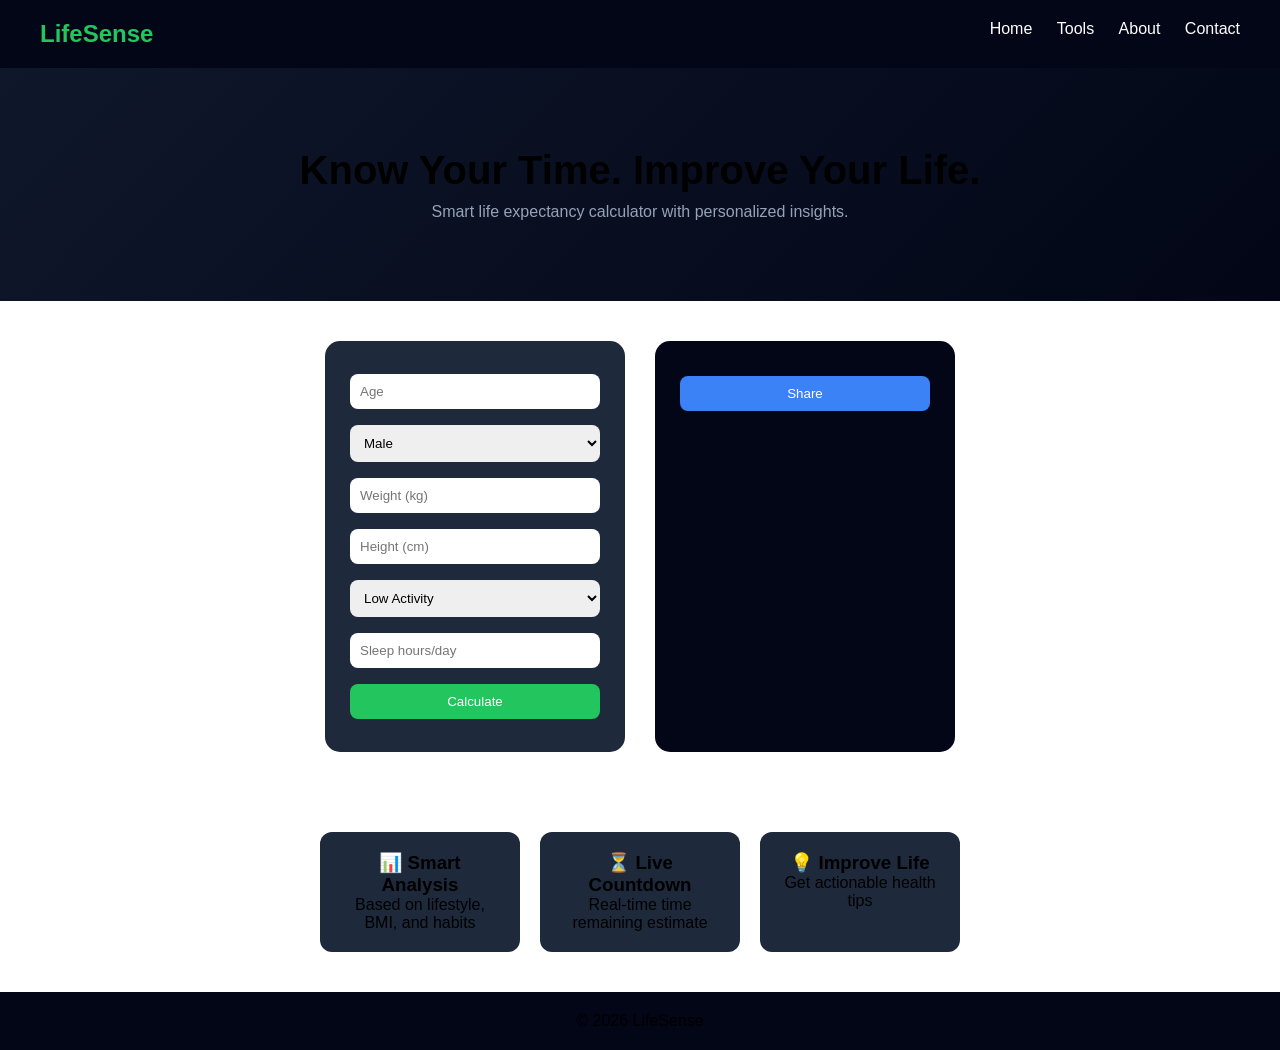
<file: index.html>
<!DOCTYPE html>
<html lang="en">
<head>
  <meta charset="UTF-8">
  <title>LifeSense</title>
  <link rel="stylesheet" href="style.css">
</head>
<body>

<!-- NAVBAR -->
<header class="navbar">
  <h2 class="logo">LifeSense</h2>
  <nav>
    <a href="#">Home</a>
    <a href="tools.html">Tools</a>
    <a href="about.html">About</a>
    <a href="contact.html">Contact</a>
  </nav>
</header>

<!-- HERO -->
<section class="hero">
  <h1>Know Your Time. Improve Your Life.</h1>
  <p>Smart life expectancy calculator with personalized insights.</p>
</section>

<!-- MAIN TOOL -->
<section class="container">
  <div class="card">

    <input type="number" id="age" placeholder="Age">
    
    <select id="gender">
      <option value="male">Male</option>
      <option value="female">Female</option>
    </select>

    <input type="number" id="weight" placeholder="Weight (kg)">
    <input type="number" id="height" placeholder="Height (cm)">

    <select id="activity">
      <option value="low">Low Activity</option>
      <option value="medium">Moderate</option>
      <option value="high">High Activity</option>
    </select>

    <input type="number" id="sleep" placeholder="Sleep hours/day">

    <button onclick="calculate()">Calculate</button>

  </div>

  <div class="output">
    <h2 id="result"></h2>
    <p id="tips"></p>
    <button onclick="shareResult()" class="share">Share</button>
  </div>
</section>

<!-- FEATURES -->
<section class="features">
  <div class="feature">
    <h3>📊 Smart Analysis</h3>
    <p>Based on lifestyle, BMI, and habits</p>
  </div>
  <div class="feature">
    <h3>⏳ Live Countdown</h3>
    <p>Real-time time remaining estimate</p>
  </div>
  <div class="feature">
    <h3>💡 Improve Life</h3>
    <p>Get actionable health tips</p>
  </div>
</section>

<!-- FOOTER -->
<footer>
  <p>© 2026 LifeSense</p>
</footer>

<script src="script.js"></script>
 <script src="https://pl29325933.profitablecpmratenetwork.com/c6/e4/30/c6e430c90a3a900ebaadd9289e8c314b.js"></script> 
</body>
</html>
</file>
<file: style.css>
* {
  margin: 0;
  padding: 0;
  box-sizing: border-box;
  font-family: 'Segoe UI', sans-serif;
}

/* NAVBAR */
.navbar {
  display: flex;
  justify-content: space-between;
  padding: 20px 40px;
  background: #020617;
}

.logo {
  color: #22c55e;
}

nav a {
  margin-left: 20px;
  color: white;
  text-decoration: none;
}

/* HERO */
.hero {
  text-align: center;
  padding: 80px 20px;
  background: linear-gradient(135deg, #0f172a, #020617);
}

.hero h1 {
  font-size: 2.5em;
}

.hero p {
  margin-top: 10px;
  color: #94a3b8;
}

/* MAIN */
.container {
  display: flex;
  justify-content: center;
  gap: 30px;
  padding: 40px;
  flex-wrap: wrap;
}

.card {
  background: #1e293b;
  padding: 25px;
  border-radius: 15px;
  width: 300px;
}

input, select, button {
  width: 100%;
  padding: 10px;
  margin: 8px 0;
  border-radius: 8px;
  border: none;
}

button {
  background: #22c55e;
  color: white;
  cursor: pointer;
}

.output {
  background: #020617;
  padding: 25px;
  border-radius: 15px;
  width: 300px;
  text-align: center;
}

.share {
  margin-top: 10px;
  background: #3b82f6;
}

/* FEATURES */
.features {
  display: flex;
  justify-content: center;
  gap: 20px;
  padding: 40px;
  flex-wrap: wrap;
}

.feature {
  background: #1e293b;
  padding: 20px;
  border-radius: 12px;
  width: 200px;
  text-align: center;
}

/* FOOTER */
footer {
  text-align: center;
  padding: 20px;
  background: #020617;
}
</file>
